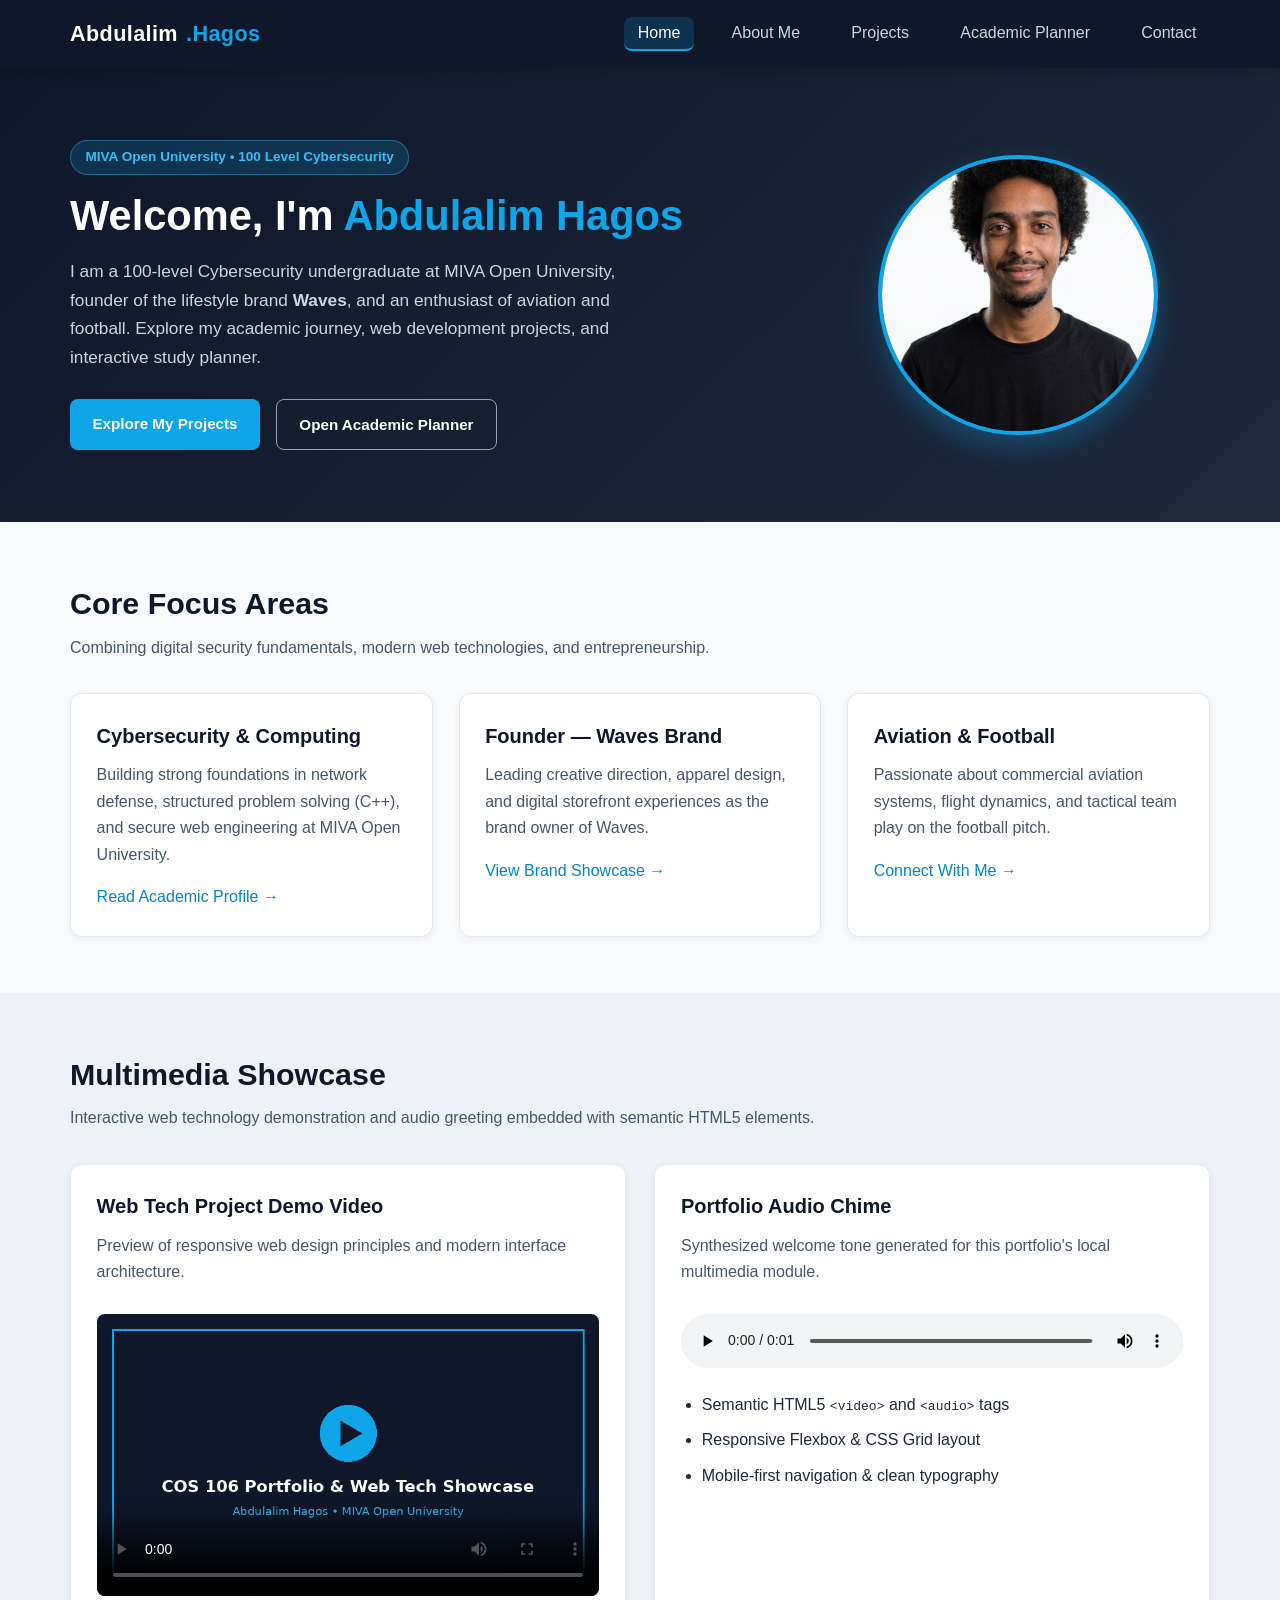
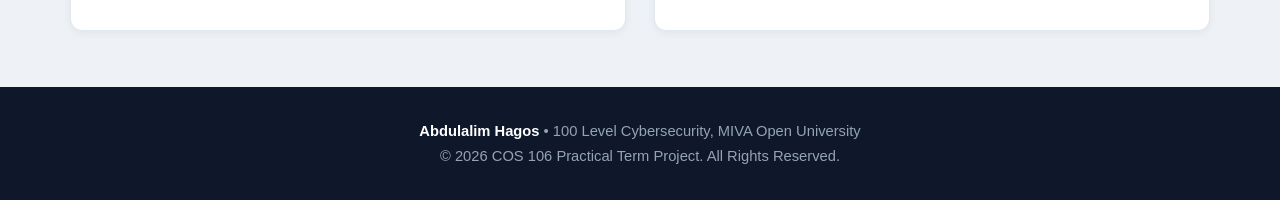
<file: index.html>
<!DOCTYPE html>
<html lang="en">
<head>
  <meta charset="UTF-8">
  <meta name="viewport" content="width=device-width, initial-scale=1.0">
  <title>Abdulalim Hagos | Cybersecurity Student &amp; Brand Founder</title>
  <link rel="stylesheet" href="css/style.css">
</head>
<body>
  <header class="site-header">
    <div class="container navbar">
      <a href="index.html" class="brand-logo">Abdulalim<span>.Hagos</span></a>
      <button id="menu-toggle" class="menu-toggle" aria-label="Toggle Navigation">&#9776;</button>
      <nav aria-label="Primary Navigation">
        <ul id="nav-links" class="nav-links">
          <li><a href="index.html" class="active">Home</a></li>
          <li><a href="about.html" class="">About Me</a></li>
          <li><a href="projects.html" class="">Projects</a></li>
          <li><a href="planner.html" class="">Academic Planner</a></li>
          <li><a href="contact.html" class="">Contact</a></li>
        </ul>
      </nav>
    </div>
  </header>

  <main>
    <section class="hero-section">
      <div class="container hero-grid">
        <div class="hero-text">
          <span class="badge-pill">MIVA Open University &bull; 100 Level Cybersecurity</span>
          <h1>Welcome, I'm <span>Abdulalim Hagos</span></h1>
          <p>
            I am a 100-level Cybersecurity undergraduate at MIVA Open University, founder of the lifestyle brand <strong>Waves</strong>, and an enthusiast of aviation and football. Explore my academic journey, web development projects, and interactive study planner.
          </p>
          <div class="hero-actions">
            <a href="projects.html" class="btn btn-primary">Explore My Projects</a>
            <a href="planner.html" class="btn btn-outline">Open Academic Planner</a>
          </div>
        </div>
        <div class="hero-photo-wrap">
          <img src="images/profile-avatar.png" alt="Portrait of Abdulalim Hagos" class="profile-photo">
        </div>
      </div>
    </section>

    <section class="section">
      <div class="container">
        <div class="section-header">
          <h2>Core Focus Areas</h2>
          <p>Combining digital security fundamentals, modern web technologies, and entrepreneurship.</p>
        </div>
        <div class="card-grid">
          <article class="card">
            <h3>Cybersecurity &amp; Computing</h3>
            <p>Building strong foundations in network defense, structured problem solving (C++), and secure web engineering at MIVA Open University.</p>
            <a href="about.html">Read Academic Profile &rarr;</a>
          </article>
          <article class="card">
            <h3>Founder — Waves Brand</h3>
            <p>Leading creative direction, apparel design, and digital storefront experiences as the brand owner of Waves.</p>
            <a href="projects.html">View Brand Showcase &rarr;</a>
          </article>
          <article class="card">
            <h3>Aviation &amp; Football</h3>
            <p>Passionate about commercial aviation systems, flight dynamics, and tactical team play on the football pitch.</p>
            <a href="contact.html">Connect With Me &rarr;</a>
          </article>
        </div>
      </div>
    </section>

    <section class="section" style="background-color: #eef2f6;">
      <div class="container">
        <div class="section-header">
          <h2>Multimedia Showcase</h2>
          <p>Interactive web technology demonstration and audio greeting embedded with semantic HTML5 elements.</p>
        </div>
        <div class="media-grid">
          <article class="card media-box">
            <h3>Web Tech Project Demo Video</h3>
            <p>Preview of responsive web design principles and modern interface architecture.</p>
            <video controls poster="images/video-poster.png">
              <source src="https://interactive-examples.mdn.mozilla.net/media/cc0-videos/flower.mp4" type="video/mp4">
              Your browser does not support the HTML5 video tag.
            </video>
          </article>
          <article class="card media-box">
            <h3>Portfolio Audio Chime</h3>
            <p>Synthesized welcome tone generated for this portfolio's local multimedia module.</p>
            <audio controls>
              <source src="media/portfolio-intro.wav" type="audio/wav">
              Your browser does not support the HTML5 audio element.
            </audio>
            <ul class="styled-list" style="margin-top: 1rem;">
              <li>Semantic HTML5 <code>&lt;video&gt;</code> and <code>&lt;audio&gt;</code> tags</li>
              <li>Responsive Flexbox &amp; CSS Grid layout</li>
              <li>Mobile-first navigation &amp; clean typography</li>
            </ul>
          </article>
        </div>
      </div>
    </section>
  </main>

  <footer class="site-footer">
    <div class="container">
      <p><strong>Abdulalim Hagos</strong> &bull; 100 Level Cybersecurity, MIVA Open University</p>
      <p>&copy; 2026 COS 106 Practical Term Project. All Rights Reserved.</p>
    </div>
  </footer>
  <script src="js/main.js"></script>
</body>
</html>
</file>
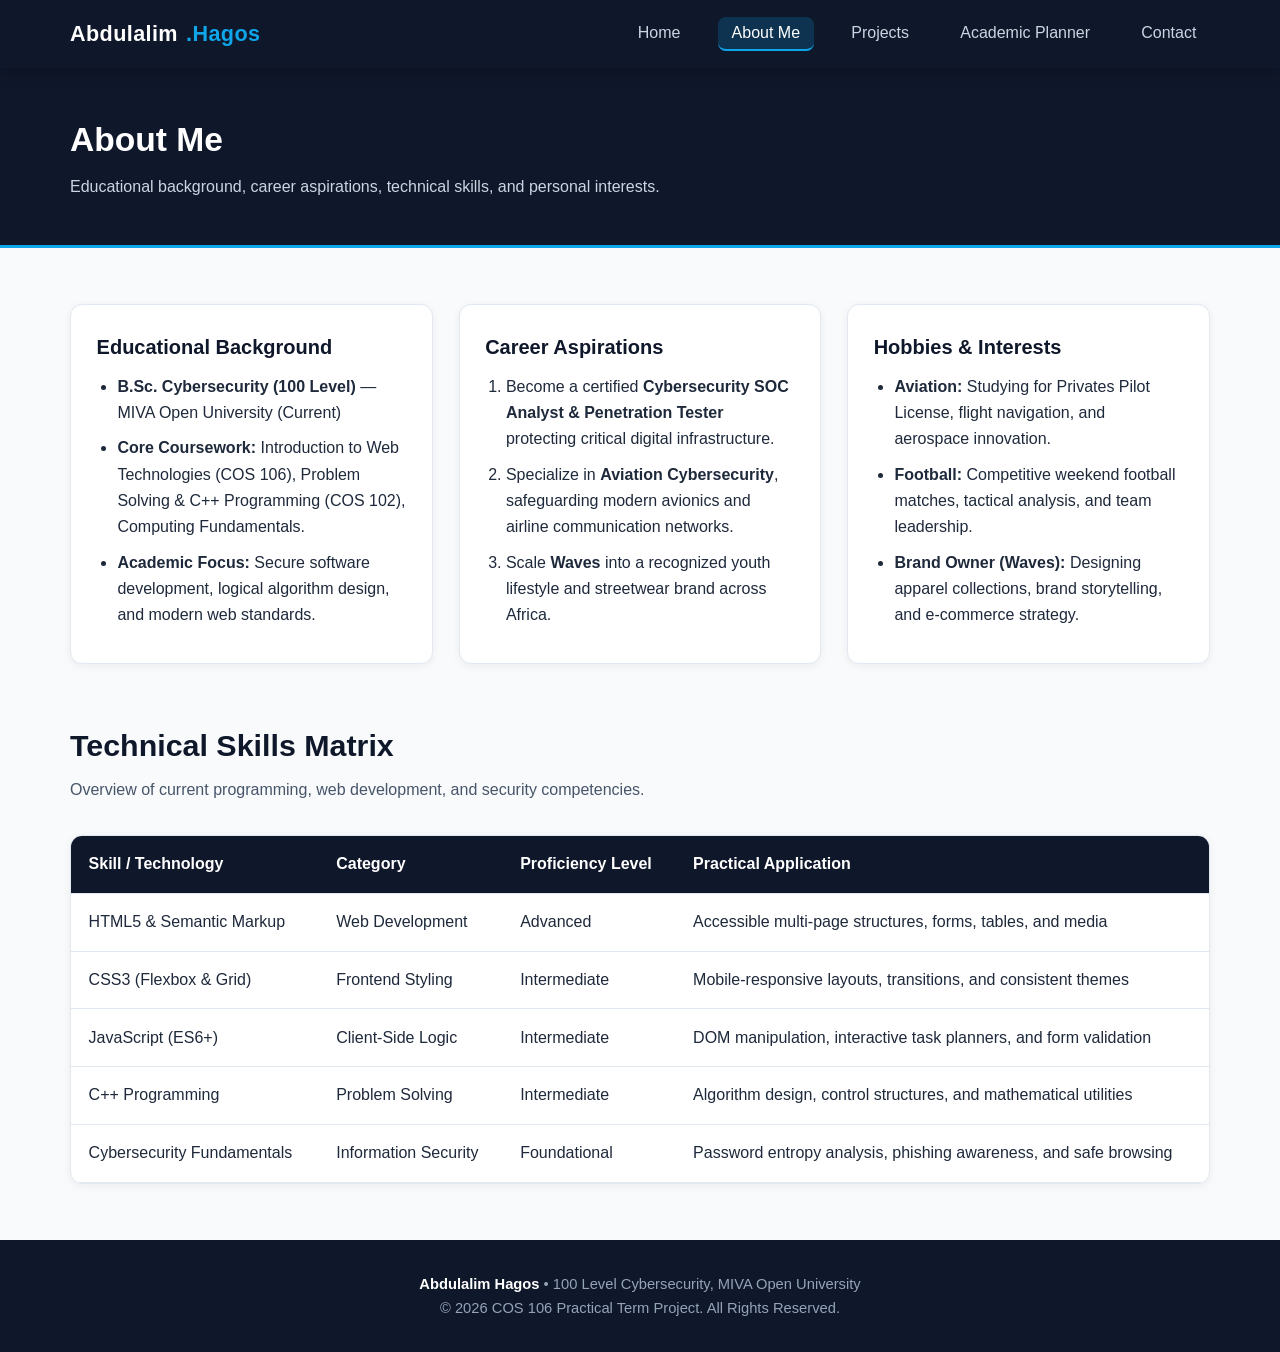
<file: about.html>
<!DOCTYPE html>
<html lang="en">
<head>
  <meta charset="UTF-8">
  <meta name="viewport" content="width=device-width, initial-scale=1.0">
  <title>About Me | Abdulalim Hagos</title>
  <link rel="stylesheet" href="css/style.css">
</head>
<body>
  <header class="site-header">
    <div class="container navbar">
      <a href="index.html" class="brand-logo">Abdulalim<span>.Hagos</span></a>
      <button id="menu-toggle" class="menu-toggle" aria-label="Toggle Navigation">&#9776;</button>
      <nav aria-label="Primary Navigation">
        <ul id="nav-links" class="nav-links">
          <li><a href="index.html" class="">Home</a></li>
          <li><a href="about.html" class="active">About Me</a></li>
          <li><a href="projects.html" class="">Projects</a></li>
          <li><a href="planner.html" class="">Academic Planner</a></li>
          <li><a href="contact.html" class="">Contact</a></li>
        </ul>
      </nav>
    </div>
  </header>

  <section class="page-banner">
    <div class="container">
      <h1>About Me</h1>
      <p>Educational background, career aspirations, technical skills, and personal interests.</p>
    </div>
  </section>

  <main>
    <section class="section">
      <div class="container card-grid">
        <article class="card">
          <h3>Educational Background</h3>
          <ul class="styled-list">
            <li><strong>B.Sc. Cybersecurity (100 Level)</strong> — MIVA Open University (Current)</li>
            <li><strong>Core Coursework:</strong> Introduction to Web Technologies (COS 106), Problem Solving &amp; C++ Programming (COS 102), Computing Fundamentals.</li>
            <li><strong>Academic Focus:</strong> Secure software development, logical algorithm design, and modern web standards.</li>
          </ul>
        </article>

        <article class="card">
          <h3>Career Aspirations</h3>
          <ol class="styled-list">
            <li>Become a certified <strong>Cybersecurity SOC Analyst &amp; Penetration Tester</strong> protecting critical digital infrastructure.</li>
            <li>Specialize in <strong>Aviation Cybersecurity</strong>, safeguarding modern avionics and airline communication networks.</li>
            <li>Scale <strong>Waves</strong> into a recognized youth lifestyle and streetwear brand across Africa.</li>
          </ol>
        </article>

        <article class="card">
          <h3>Hobbies &amp; Interests</h3>
          <ul class="styled-list">
            <li><strong>Aviation:</strong> Studying for Privates Pilot License, flight navigation, and aerospace innovation.</li>
            <li><strong>Football:</strong> Competitive weekend football matches, tactical analysis, and team leadership.</li>
            <li><strong>Brand Owner (Waves):</strong> Designing apparel collections, brand storytelling, and e-commerce strategy.</li>
          </ul>
        </article>
      </div>
    </section>

    <section class="section" style="padding-top: 0;">
      <div class="container">
        <div class="section-header">
          <h2>Technical Skills Matrix</h2>
          <p>Overview of current programming, web development, and security competencies.</p>
        </div>
        <div class="table-wrapper">
          <table>
            <thead>
              <tr>
                <th>Skill / Technology</th>
                <th>Category</th>
                <th>Proficiency Level</th>
                <th>Practical Application</th>
              </tr>
            </thead>
            <tbody>
              <tr>
                <td>HTML5 &amp; Semantic Markup</td>
                <td>Web Development</td>
                <td>Advanced</td>
                <td>Accessible multi-page structures, forms, tables, and media</td>
              </tr>
              <tr>
                <td>CSS3 (Flexbox &amp; Grid)</td>
                <td>Frontend Styling</td>
                <td>Intermediate</td>
                <td>Mobile-responsive layouts, transitions, and consistent themes</td>
              </tr>
              <tr>
                <td>JavaScript (ES6+)</td>
                <td>Client-Side Logic</td>
                <td>Intermediate</td>
                <td>DOM manipulation, interactive task planners, and form validation</td>
              </tr>
              <tr>
                <td>C++ Programming</td>
                <td>Problem Solving</td>
                <td>Intermediate</td>
                <td>Algorithm design, control structures, and mathematical utilities</td>
              </tr>
              <tr>
                <td>Cybersecurity Fundamentals</td>
                <td>Information Security</td>
                <td>Foundational</td>
                <td>Password entropy analysis, phishing awareness, and safe browsing</td>
              </tr>
            </tbody>
          </table>
        </div>
      </div>
    </section>
  </main>

  <footer class="site-footer">
    <div class="container">
      <p><strong>Abdulalim Hagos</strong> &bull; 100 Level Cybersecurity, MIVA Open University</p>
      <p>&copy; 2026 COS 106 Practical Term Project. All Rights Reserved.</p>
    </div>
  </footer>
  <script src="js/main.js"></script>
</body>
</html>
</file>
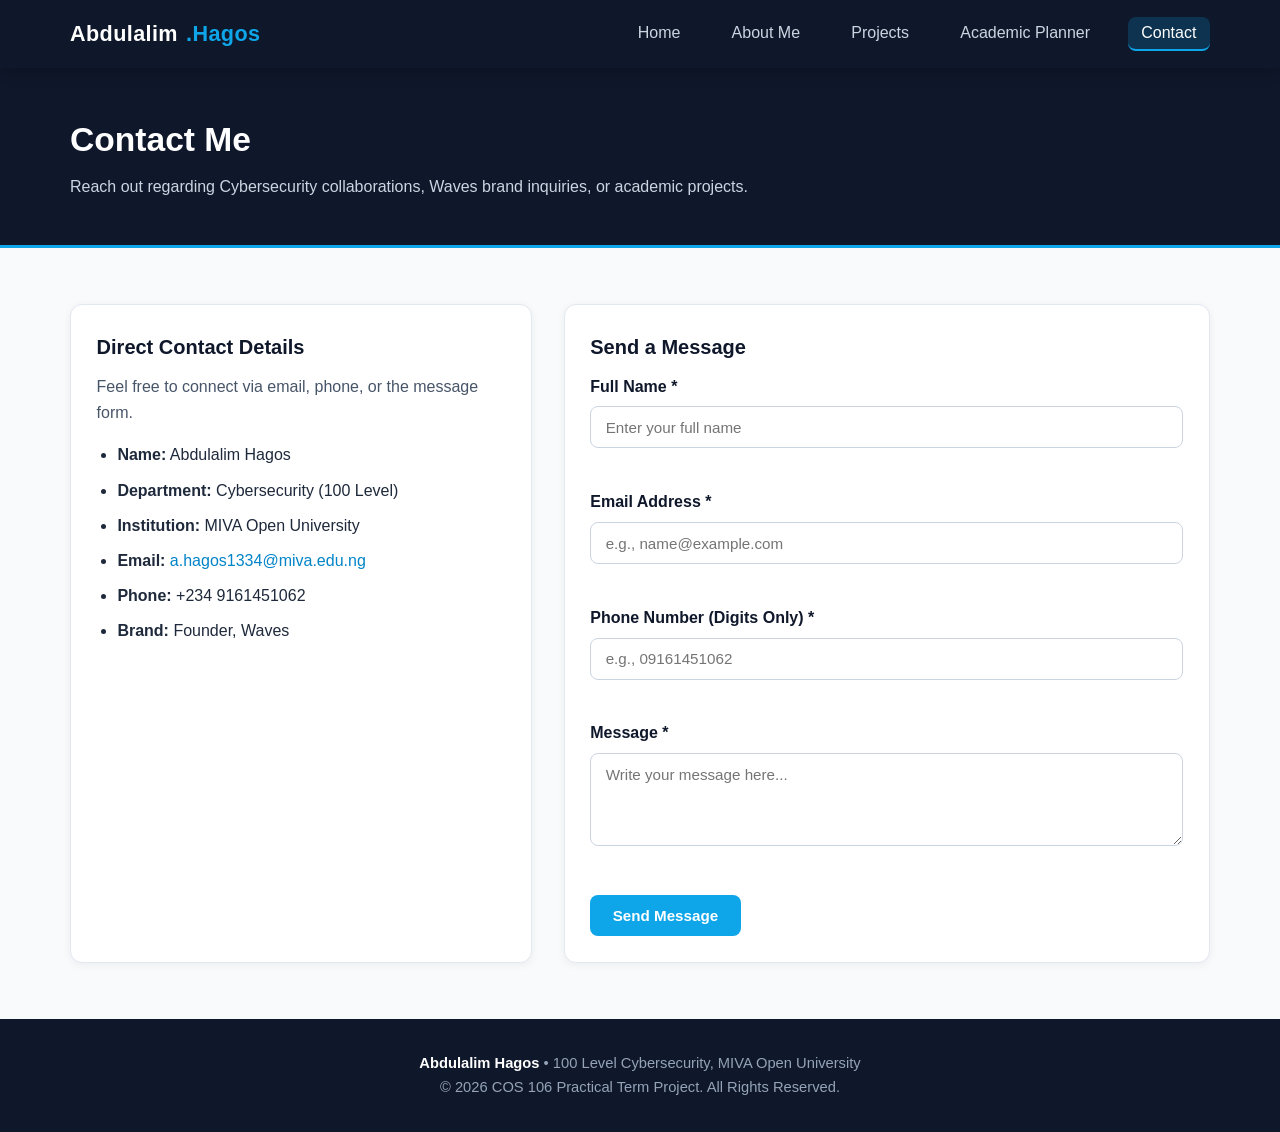
<file: contact.html>
<!DOCTYPE html>
<html lang="en">
<head>
  <meta charset="UTF-8">
  <meta name="viewport" content="width=device-width, initial-scale=1.0">
  <title>Contact Me | Abdulalim Hagos</title>
  <link rel="stylesheet" href="css/style.css">
</head>
<body>
  <header class="site-header">
    <div class="container navbar">
      <a href="index.html" class="brand-logo">Abdulalim<span>.Hagos</span></a>
      <button id="menu-toggle" class="menu-toggle" aria-label="Toggle Navigation">&#9776;</button>
      <nav aria-label="Primary Navigation">
        <ul id="nav-links" class="nav-links">
          <li><a href="index.html" class="">Home</a></li>
          <li><a href="about.html" class="">About Me</a></li>
          <li><a href="projects.html" class="">Projects</a></li>
          <li><a href="planner.html" class="">Academic Planner</a></li>
          <li><a href="contact.html" class="active">Contact</a></li>
        </ul>
      </nav>
    </div>
  </header>

  <section class="page-banner">
    <div class="container">
      <h1>Contact Me</h1>
      <p>Reach out regarding Cybersecurity collaborations, Waves brand inquiries, or academic projects.</p>
    </div>
  </section>

  <main>
    <section class="section">
      <div class="container contact-grid">
        <aside class="card">
          <h3>Direct Contact Details</h3>
          <p>Feel free to connect via email, phone, or the message form.</p>
          <ul class="styled-list">
            <li><strong>Name:</strong> Abdulalim Hagos</li>
            <li><strong>Department:</strong> Cybersecurity (100 Level)</li>
            <li><strong>Institution:</strong> MIVA Open University</li>
            <li><strong>Email:</strong> <a href="mailto:a.hagos1334@miva.edu.ng">a.hagos1334@miva.edu.ng</a></li>
            <li><strong>Phone:</strong> +234 9161451062</li>
            <li><strong>Brand:</strong> Founder, Waves</li>
          </ul>
        </aside>

        <div class="card">
          <h3>Send a Message</h3>
          <form id="contact-form" novalidate>
            <div class="form-group">
              <label for="full-name">Full Name *</label>
              <input type="text" id="full-name" name="full-name" placeholder="Enter your full name">
              <span id="name-error" class="error-msg"></span>
            </div>

            <div class="form-group">
              <label for="email">Email Address *</label>
              <input type="email" id="email" name="email" placeholder="e.g., name@example.com">
              <span id="email-error" class="error-msg"></span>
            </div>

            <div class="form-group">
              <label for="phone">Phone Number (Digits Only) *</label>
              <input type="tel" id="phone" name="phone" placeholder="e.g., 09161451062">
              <span id="phone-error" class="error-msg"></span>
            </div>

            <div class="form-group">
              <label for="message">Message *</label>
              <textarea id="message" name="message" rows="4" placeholder="Write your message here..."></textarea>
              <span id="message-error" class="error-msg"></span>
            </div>

            <button type="submit" class="btn btn-primary">Send Message</button>
            <div id="form-feedback" class="alert-box" role="status"></div>
          </form>
        </div>
      </div>
    </section>
  </main>

  <footer class="site-footer">
    <div class="container">
      <p><strong>Abdulalim Hagos</strong> &bull; 100 Level Cybersecurity, MIVA Open University</p>
      <p>&copy; 2026 COS 106 Practical Term Project. All Rights Reserved.</p>
    </div>
  </footer>
  <script src="js/main.js"></script>
  <script src="js/contact.js"></script>
</body>
</html>
</file>
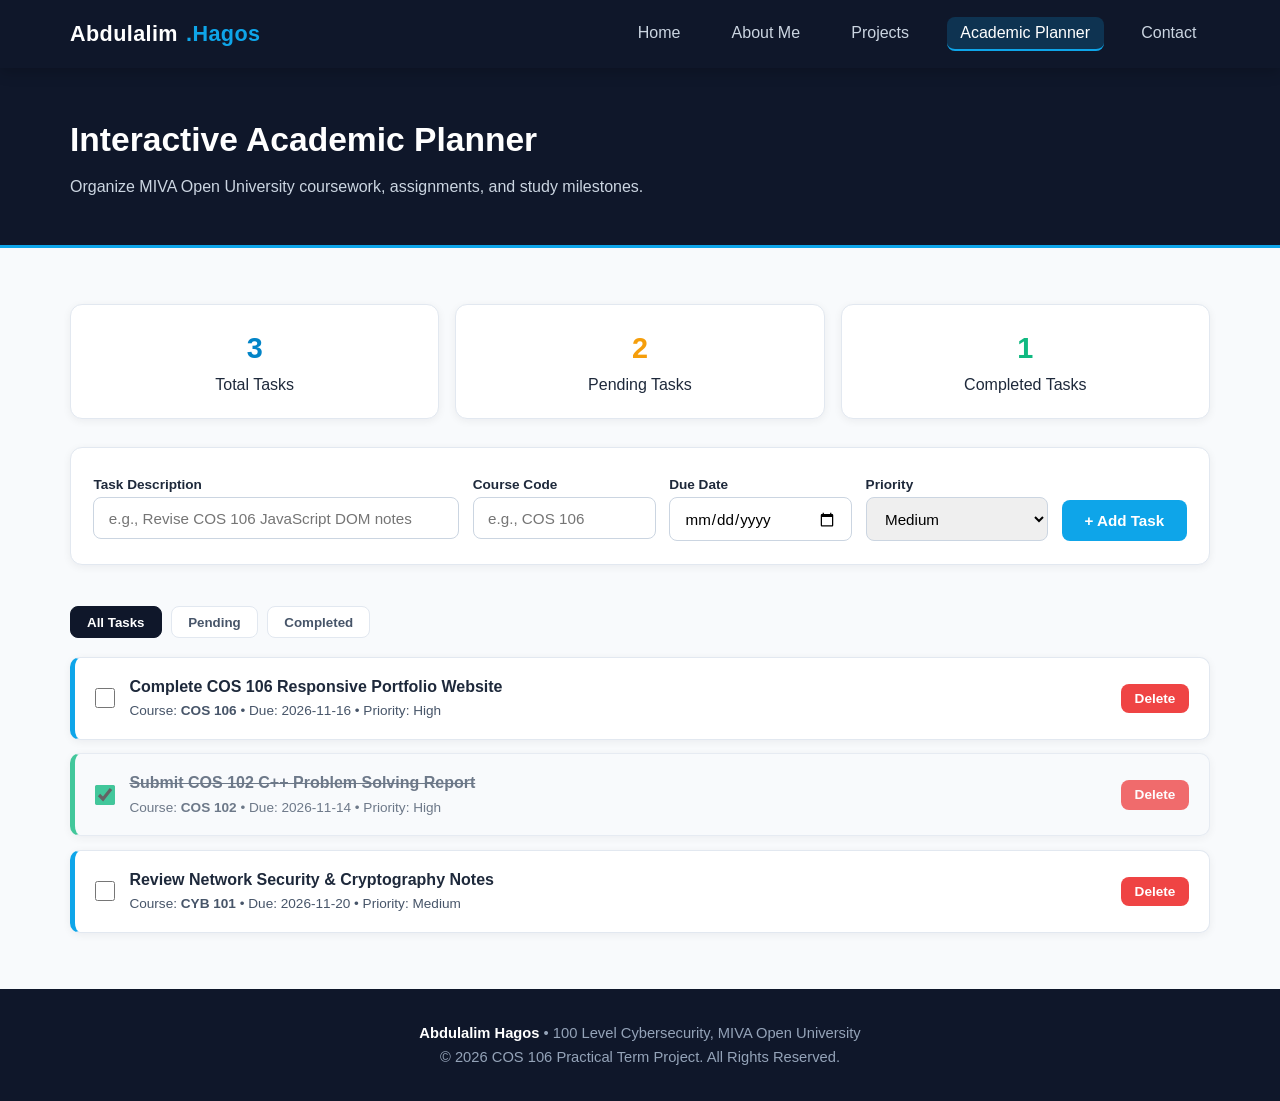
<file: planner.html>
<!DOCTYPE html>
<html lang="en">
<head>
  <meta charset="UTF-8">
  <meta name="viewport" content="width=device-width, initial-scale=1.0">
  <title>Academic Planner | Abdulalim Hagos</title>
  <link rel="stylesheet" href="css/style.css">
</head>
<body>
  <header class="site-header">
    <div class="container navbar">
      <a href="index.html" class="brand-logo">Abdulalim<span>.Hagos</span></a>
      <button id="menu-toggle" class="menu-toggle" aria-label="Toggle Navigation">&#9776;</button>
      <nav aria-label="Primary Navigation">
        <ul id="nav-links" class="nav-links">
          <li><a href="index.html" class="">Home</a></li>
          <li><a href="about.html" class="">About Me</a></li>
          <li><a href="projects.html" class="">Projects</a></li>
          <li><a href="planner.html" class="active">Academic Planner</a></li>
          <li><a href="contact.html" class="">Contact</a></li>
        </ul>
      </nav>
    </div>
  </header>

  <section class="page-banner">
    <div class="container">
      <h1>Interactive Academic Planner</h1>
      <p>Organize MIVA Open University coursework, assignments, and study milestones.</p>
    </div>
  </section>

  <main>
    <section class="section">
      <div class="container">
        <!-- Live Task Counters -->
        <div class="planner-stats">
          <div class="stat-card">
            <h3 id="total-tasks">0</h3>
            <p>Total Tasks</p>
          </div>
          <div class="stat-card">
            <h3 id="pending-tasks" style="color: var(--accent-gold);">0</h3>
            <p>Pending Tasks</p>
          </div>
          <div class="stat-card">
            <h3 id="completed-tasks" style="color: var(--success);">0</h3>
            <p>Completed Tasks</p>
          </div>
        </div>

        <!-- Add Task Form -->
        <form id="planner-form" class="planner-form" novalidate>
          <div>
            <label for="task-title" style="font-size: 0.85rem; font-weight: 600;">Task Description</label>
            <input type="text" id="task-title" placeholder="e.g., Revise COS 106 JavaScript DOM notes">
          </div>
          <div>
            <label for="task-course" style="font-size: 0.85rem; font-weight: 600;">Course Code</label>
            <input type="text" id="task-course" placeholder="e.g., COS 106">
          </div>
          <div>
            <label for="task-date" style="font-size: 0.85rem; font-weight: 600;">Due Date</label>
            <input type="date" id="task-date">
          </div>
          <div>
            <label for="task-priority" style="font-size: 0.85rem; font-weight: 600;">Priority</label>
            <select id="task-priority">
              <option value="High">High</option>
              <option value="Medium" selected>Medium</option>
              <option value="Low">Low</option>
            </select>
          </div>
          <div style="display: flex; align-items: flex-end;">
            <button type="submit" class="btn btn-primary" style="width: 100%;">+ Add Task</button>
          </div>
        </form>
        <span id="planner-error" class="error-msg"></span>

        <!-- Filter Controls -->
        <div class="filter-bar">
          <button type="button" class="filter-btn active" data-filter="all">All Tasks</button>
          <button type="button" class="filter-btn" data-filter="pending">Pending</button>
          <button type="button" class="filter-btn" data-filter="completed">Completed</button>
        </div>

        <!-- Dynamic Task List -->
        <ul id="task-list" class="task-list"></ul>
      </div>
    </section>
  </main>

  <footer class="site-footer">
    <div class="container">
      <p><strong>Abdulalim Hagos</strong> &bull; 100 Level Cybersecurity, MIVA Open University</p>
      <p>&copy; 2026 COS 106 Practical Term Project. All Rights Reserved.</p>
    </div>
  </footer>
  <script src="js/main.js"></script>
  <script src="js/planner.js"></script>
</body>
</html>
</file>
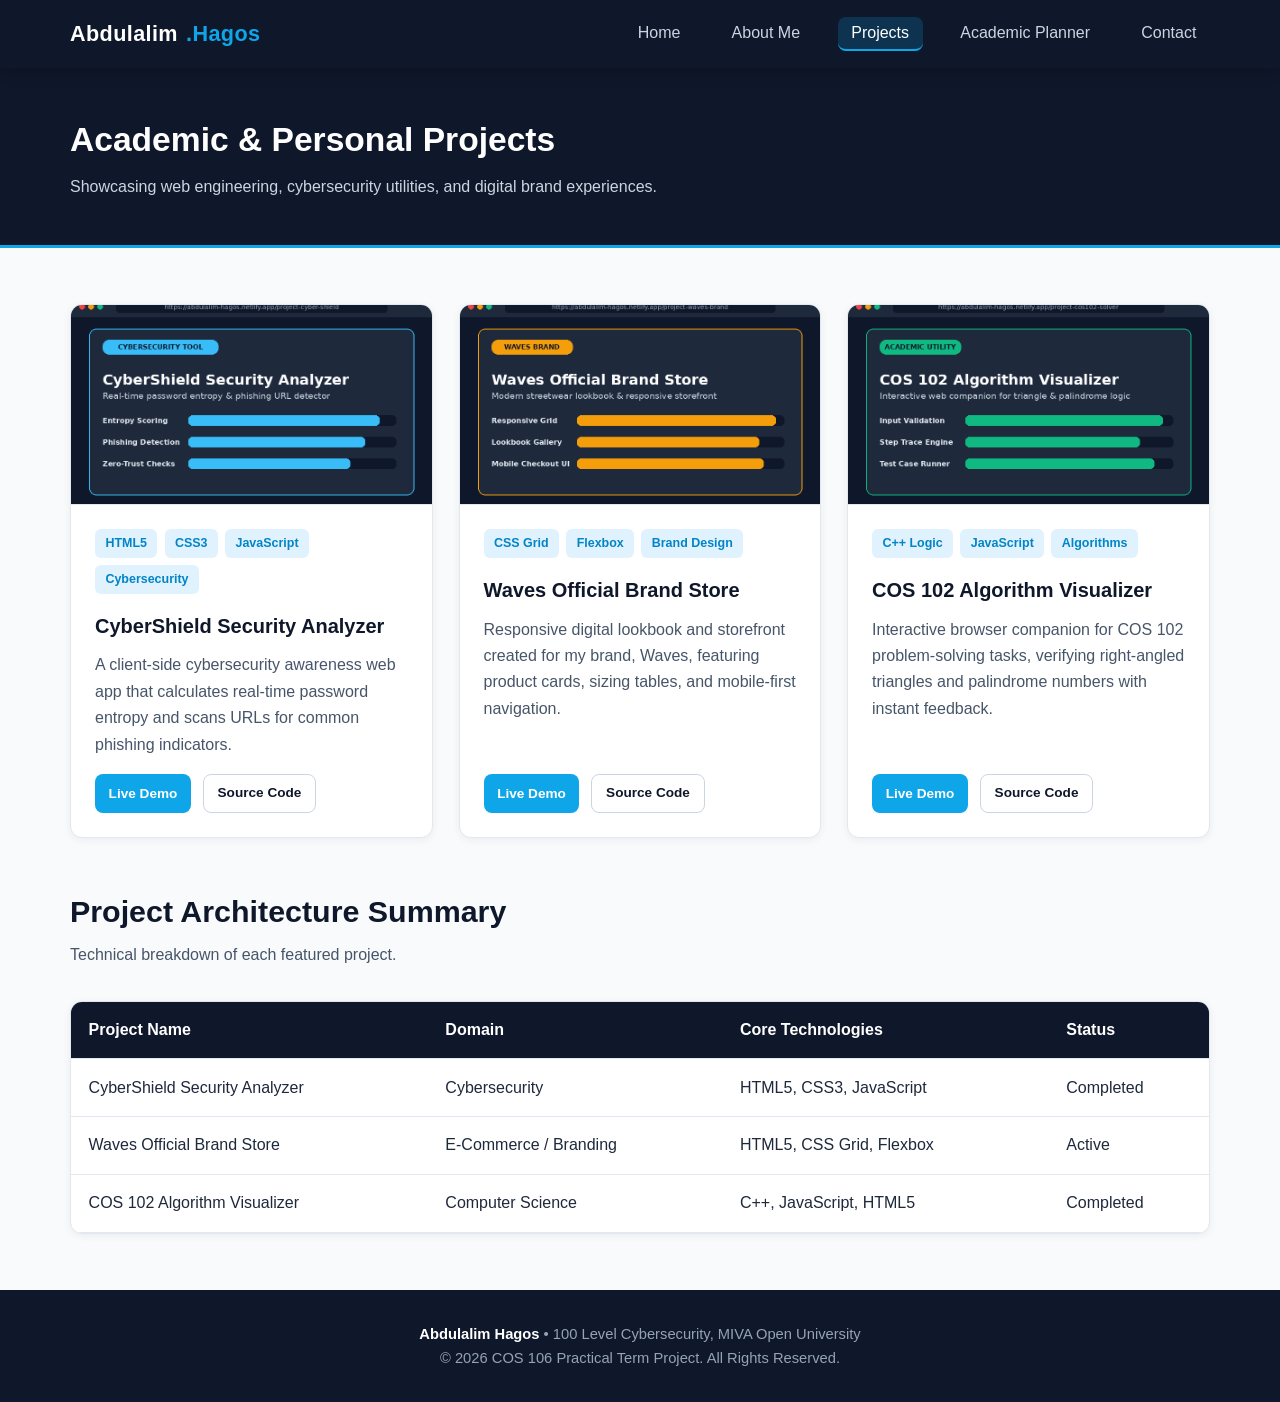
<file: projects.html>
<!DOCTYPE html>
<html lang="en">
<head>
  <meta charset="UTF-8">
  <meta name="viewport" content="width=device-width, initial-scale=1.0">
  <title>Projects | Abdulalim Hagos</title>
  <link rel="stylesheet" href="css/style.css">
</head>
<body>
  <header class="site-header">
    <div class="container navbar">
      <a href="index.html" class="brand-logo">Abdulalim<span>.Hagos</span></a>
      <button id="menu-toggle" class="menu-toggle" aria-label="Toggle Navigation">&#9776;</button>
      <nav aria-label="Primary Navigation">
        <ul id="nav-links" class="nav-links">
          <li><a href="index.html" class="">Home</a></li>
          <li><a href="about.html" class="">About Me</a></li>
          <li><a href="projects.html" class="active">Projects</a></li>
          <li><a href="planner.html" class="">Academic Planner</a></li>
          <li><a href="contact.html" class="">Contact</a></li>
        </ul>
      </nav>
    </div>
  </header>

  <section class="page-banner">
    <div class="container">
      <h1>Academic &amp; Personal Projects</h1>
      <p>Showcasing web engineering, cybersecurity utilities, and digital brand experiences.</p>
    </div>
  </section>

  <main>
    <section class="section">
      <div class="container">
        <div class="card-grid">
          <!-- Project 1 -->
          <article class="card project-card">
            <img src="images/project-cyber-shield.png" alt="CyberShield Security Analyzer Interface">
            <div class="project-body">
              <div class="project-tags">
                <span class="tag">HTML5</span>
                <span class="tag">CSS3</span>
                <span class="tag">JavaScript</span>
                <span class="tag">Cybersecurity</span>
              </div>
              <h3>CyberShield Security Analyzer</h3>
              <p>A client-side cybersecurity awareness web app that calculates real-time password entropy and scans URLs for common phishing indicators.</p>
              <div class="project-links">
                <button type="button" class="btn btn-primary btn-sm"
                  onclick="openProjectModal('CyberShield Security Analyzer', 'Built to help university students test password resilience and detect suspicious phishing links without sending sensitive data to external servers.', 'HTML5, CSS3, JavaScript ES6')">
                  Live Demo
                </button>
                <a href="https://github.com" target="_blank" rel="noopener" class="btn btn-outline btn-sm" style="color: var(--navy-dark); border-color: #cbd5e1;">Source Code</a>
              </div>
            </div>
          </article>

          <!-- Project 2 -->
          <article class="card project-card">
            <img src="images/project-waves-brand.png" alt="Waves Official Brand Store Preview">
            <div class="project-body">
              <div class="project-tags">
                <span class="tag">CSS Grid</span>
                <span class="tag">Flexbox</span>
                <span class="tag">Brand Design</span>
              </div>
              <h3>Waves Official Brand Store</h3>
              <p>Responsive digital lookbook and storefront created for my brand, Waves, featuring product cards, sizing tables, and mobile-first navigation.</p>
              <div class="project-links">
                <button type="button" class="btn btn-primary btn-sm"
                  onclick="openProjectModal('Waves Official Brand Store', 'Official web concept for Waves apparel, showcasing seasonal drops, clean visual hierarchy, and fast mobile browsing.', 'Semantic HTML5, Responsive CSS Grid, JavaScript')">
                  Live Demo
                </button>
                <a href="https://github.com" target="_blank" rel="noopener" class="btn btn-outline btn-sm" style="color: var(--navy-dark); border-color: #cbd5e1;">Source Code</a>
              </div>
            </div>
          </article>

          <!-- Project 3 -->
          <article class="card project-card">
            <img src="images/project-cos102-solver.png" alt="COS 102 Algorithm Visualizer Preview">
            <div class="project-body">
              <div class="project-tags">
                <span class="tag">C++ Logic</span>
                <span class="tag">JavaScript</span>
                <span class="tag">Algorithms</span>
              </div>
              <h3>COS 102 Algorithm Visualizer</h3>
              <p>Interactive browser companion for COS 102 problem-solving tasks, verifying right-angled triangles and palindrome numbers with instant feedback.</p>
              <div class="project-links">
                <button type="button" class="btn btn-primary btn-sm"
                  onclick="openProjectModal('COS 102 Algorithm Visualizer', 'Translates core C++ control structures and modulo arithmetic into an interactive web interface for testing edge cases.', 'HTML5, CSS3, JavaScript, C++')">
                  Live Demo
                </button>
                <a href="https://github.com" target="_blank" rel="noopener" class="btn btn-outline btn-sm" style="color: var(--navy-dark); border-color: #cbd5e1;">Source Code</a>
              </div>
            </div>
          </article>
        </div>

        <div class="section-header" style="margin-top: 3rem;">
          <h2>Project Architecture Summary</h2>
          <p>Technical breakdown of each featured project.</p>
        </div>
        <div class="table-wrapper">
          <table>
            <thead>
              <tr>
                <th>Project Name</th>
                <th>Domain</th>
                <th>Core Technologies</th>
                <th>Status</th>
              </tr>
            </thead>
            <tbody>
              <tr>
                <td>CyberShield Security Analyzer</td>
                <td>Cybersecurity</td>
                <td>HTML5, CSS3, JavaScript</td>
                <td>Completed</td>
              </tr>
              <tr>
                <td>Waves Official Brand Store</td>
                <td>E-Commerce / Branding</td>
                <td>HTML5, CSS Grid, Flexbox</td>
                <td>Active</td>
              </tr>
              <tr>
                <td>COS 102 Algorithm Visualizer</td>
                <td>Computer Science</td>
                <td>C++, JavaScript, HTML5</td>
                <td>Completed</td>
              </tr>
            </tbody>
          </table>
        </div>
      </div>
    </section>
  </main>

  <!-- Interactive Project Details Modal -->
  <div id="project-modal" class="modal-backdrop" role="dialog" aria-modal="true" aria-labelledby="modal-title">
    <div class="modal-card">
      <h3 id="modal-title" style="margin-bottom: 0.75rem; color: var(--navy-dark);">Project Title</h3>
      <p id="modal-desc" style="margin-bottom: 0.9rem; color: var(--text-muted);">Project details...</p>
      <p id="modal-stack" style="font-weight: 600; color: var(--accent-cyan); margin-bottom: 1.4rem;">Tech Stack</p>
      <button type="button" class="btn btn-primary" onclick="closeProjectModal()">Close Preview</button>
    </div>
  </div>

  <footer class="site-footer">
    <div class="container">
      <p><strong>Abdulalim Hagos</strong> &bull; 100 Level Cybersecurity, MIVA Open University</p>
      <p>&copy; 2026 COS 106 Practical Term Project. All Rights Reserved.</p>
    </div>
  </footer>
  <script src="js/main.js"></script>
</body>
</html>
</file>
<file: css/style.css>
/* =========================================================
   COS 106 Practical Term Project - Student Portfolio Styles
   Student: Abdulalim Hagos | MIVA Open University
   ========================================================= */

:root {
  --bg-primary: #f8fafc;
  --bg-surface: #ffffff;
  --navy-dark: #0f172a;
  --navy-mid: #1e293b;
  --accent-cyan: #0284c7;
  --accent-bright: #0ea5e9;
  --accent-gold: #f59e0b;
  --text-main: #1e293b;
  --text-muted: #475569;
  --border-light: #e2e8f0;
  --success: #10b981;
  --danger: #ef4444;
  --shadow-sm: 0 2px 8px rgba(15, 23, 42, 0.06);
  --shadow-md: 0 10px 25px rgba(15, 23, 42, 0.1);
  --radius: 12px;
  --transition: all 0.25s ease;
}

* {
  box-sizing: border-box;
  margin: 0;
  padding: 0;
}

html {
  scroll-behavior: smooth;
}

body {
  font-family: "Segoe UI", Roboto, Helvetica, Arial, sans-serif;
  background-color: var(--bg-primary);
  color: var(--text-main);
  line-height: 1.65;
  display: flex;
  flex-direction: column;
  min-height: 100vh;
}

img {
  max-width: 100%;
  display: block;
}

a {
  color: var(--accent-cyan);
  text-decoration: none;
  transition: var(--transition);
}

a:hover {
  color: var(--accent-bright);
}

.container {
  width: 92%;
  max-width: 1140px;
  margin: 0 auto;
}

/* ---------------- Header & Navigation ---------------- */
.site-header {
  background-color: var(--navy-dark);
  color: #ffffff;
  position: sticky;
  top: 0;
  z-index: 1000;
  box-shadow: 0 4px 14px rgba(0, 0, 0, 0.2);
}

.navbar {
  display: flex;
  align-items: center;
  justify-content: space-between;
  padding: 1rem 0;
}

.brand-logo {
  font-size: 1.35rem;
  font-weight: 700;
  color: #ffffff;
  letter-spacing: 0.4px;
  display: flex;
  align-items: center;
  gap: 0.5rem;
}

.brand-logo span {
  color: var(--accent-bright);
}

.nav-links {
  list-style: none;
  display: flex;
  gap: 1.5rem;
  align-items: center;
}

.nav-links a {
  color: #cbd5e1;
  font-weight: 500;
  padding: 0.45rem 0.85rem;
  border-radius: 8px;
  transition: var(--transition);
}

.nav-links a:hover,
.nav-links a.active {
  color: #ffffff;
  background-color: rgba(14, 165, 233, 0.2);
}

.nav-links a.active {
  border-bottom: 2px solid var(--accent-bright);
}

.menu-toggle {
  display: none;
  background: transparent;
  border: 1px solid #334155;
  color: #ffffff;
  font-size: 1.5rem;
  padding: 0.25rem 0.65rem;
  border-radius: 8px;
  cursor: pointer;
}

/* ---------------- Hero Section ---------------- */
.hero-section {
  background: linear-gradient(135deg, var(--navy-dark) 0%, var(--navy-mid) 100%);
  color: #ffffff;
  padding: 4.5rem 0;
  animation: fadeIn 0.7s ease-out;
}

.hero-grid {
  display: grid;
  grid-template-columns: 1.3fr 0.7fr;
  gap: 2.5rem;
  align-items: center;
}

.badge-pill {
  display: inline-block;
  background: rgba(14, 165, 233, 0.18);
  color: #38bdf8;
  border: 1px solid rgba(56, 189, 248, 0.4);
  padding: 0.35rem 0.9rem;
  border-radius: 999px;
  font-size: 0.85rem;
  font-weight: 600;
  margin-bottom: 1rem;
}

.hero-text h1 {
  font-size: 2.6rem;
  line-height: 1.2;
  margin-bottom: 1rem;
}

.hero-text h1 span {
  color: var(--accent-bright);
}

.hero-text p {
  color: #cbd5e1;
  font-size: 1.08rem;
  margin-bottom: 1.75rem;
  max-width: 600px;
}

.hero-actions {
  display: flex;
  flex-wrap: wrap;
  gap: 1rem;
}

.hero-photo-wrap {
  display: flex;
  justify-content: center;
}

.profile-photo {
  width: 280px;
  height: 280px;
  object-fit: cover;
  border-radius: 50%;
  border: 4px solid var(--accent-bright);
  box-shadow: 0 12px 30px rgba(14, 165, 233, 0.3);
  transition: transform 0.35s ease;
}

.profile-photo:hover {
  transform: scale(1.03);
}

/* ---------------- Buttons ---------------- */
.btn {
  display: inline-block;
  padding: 0.75rem 1.4rem;
  border-radius: 8px;
  font-weight: 600;
  font-size: 0.95rem;
  cursor: pointer;
  border: none;
  transition: var(--transition);
  text-align: center;
}

.btn-primary {
  background-color: var(--accent-bright);
  color: #ffffff;
}

.btn-primary:hover {
  background-color: var(--accent-cyan);
  color: #ffffff;
  transform: translateY(-2px);
}

.btn-outline {
  background-color: transparent;
  color: #ffffff;
  border: 1.5px solid #94a3b8;
}

.btn-outline:hover {
  border-color: var(--accent-bright);
  color: #38bdf8;
}

.btn-sm {
  padding: 0.45rem 0.85rem;
  font-size: 0.85rem;
}

.btn-danger {
  background-color: var(--danger);
  color: #ffffff;
}

.btn-danger:hover {
  background-color: #dc2626;
}

/* ---------------- Main Sections & Cards ---------------- */
main {
  flex: 1;
}

.section {
  padding: 3.5rem 0;
}

.section-header {
  margin-bottom: 2rem;
}

.section-header h2 {
  font-size: 1.9rem;
  color: var(--navy-dark);
  margin-bottom: 0.4rem;
}

.section-header p {
  color: var(--text-muted);
}

.page-banner {
  background-color: var(--navy-dark);
  color: #ffffff;
  padding: 2.8rem 0;
  border-bottom: 3px solid var(--accent-bright);
}

.page-banner h1 {
  font-size: 2.1rem;
  margin-bottom: 0.4rem;
}

.page-banner p {
  color: #cbd5e1;
}

.card-grid {
  display: grid;
  grid-template-columns: repeat(auto-fit, minmax(280px, 1fr));
  gap: 1.6rem;
}

.card {
  background: var(--bg-surface);
  border: 1px solid var(--border-light);
  border-radius: var(--radius);
  padding: 1.6rem;
  box-shadow: var(--shadow-sm);
  transition: var(--transition);
}

.card:hover {
  transform: translateY(-4px);
  box-shadow: var(--shadow-md);
}

.card h3 {
  color: var(--navy-dark);
  margin-bottom: 0.6rem;
  font-size: 1.25rem;
}

.card p {
  color: var(--text-muted);
  margin-bottom: 1rem;
}

/* ---------------- Multimedia Grid ---------------- */
.media-grid {
  display: grid;
  grid-template-columns: repeat(auto-fit, minmax(310px, 1fr));
  gap: 1.8rem;
}

.media-box video,
.media-box audio {
  width: 100%;
  border-radius: 8px;
  margin-top: 0.75rem;
}

/* ---------------- Lists & Tables ---------------- */
.styled-list {
  padding-left: 1.3rem;
  color: var(--text-main);
}

.styled-list li {
  margin-bottom: 0.55rem;
}

.table-wrapper {
  overflow-x: auto;
  background: var(--bg-surface);
  border-radius: var(--radius);
  box-shadow: var(--shadow-sm);
  border: 1px solid var(--border-light);
}

table {
  width: 100%;
  border-collapse: collapse;
  text-align: left;
}

thead {
  background-color: var(--navy-dark);
  color: #ffffff;
}

th,
td {
  padding: 0.95rem 1.1rem;
  border-bottom: 1px solid var(--border-light);
}

tbody tr:hover {
  background-color: #f1f5f9;
}

/* ---------------- Projects Page ---------------- */
.project-card {
  display: flex;
  flex-direction: column;
  padding: 0;
  overflow: hidden;
}

.project-card img {
  width: 100%;
  height: 200px;
  object-fit: cover;
  border-bottom: 1px solid var(--border-light);
}

.project-body {
  padding: 1.5rem;
  display: flex;
  flex-direction: column;
  flex: 1;
}

.project-tags {
  display: flex;
  flex-wrap: wrap;
  gap: 0.45rem;
  margin-bottom: 1rem;
}

.tag {
  background: #e0f2fe;
  color: var(--accent-cyan);
  font-size: 0.78rem;
  font-weight: 600;
  padding: 0.25rem 0.65rem;
  border-radius: 6px;
}

.project-links {
  margin-top: auto;
  display: flex;
  gap: 0.75rem;
}

/* ---------------- Academic Planner ---------------- */
.planner-stats {
  display: grid;
  grid-template-columns: repeat(3, 1fr);
  gap: 1rem;
  margin-bottom: 1.8rem;
}

.stat-card {
  background: var(--bg-surface);
  border: 1px solid var(--border-light);
  border-radius: var(--radius);
  padding: 1.2rem;
  text-align: center;
  box-shadow: var(--shadow-sm);
}

.stat-card h3 {
  font-size: 1.8rem;
  color: var(--accent-cyan);
}

.planner-form {
  display: grid;
  grid-template-columns: 2fr 1fr 1fr 1fr auto;
  gap: 0.85rem;
  background: var(--bg-surface);
  padding: 1.4rem;
  border-radius: var(--radius);
  border: 1px solid var(--border-light);
  box-shadow: var(--shadow-sm);
  margin-bottom: 1.5rem;
}

.filter-bar {
  display: flex;
  gap: 0.6rem;
  margin-bottom: 1.2rem;
}

.filter-btn {
  background: var(--bg-surface);
  border: 1px solid var(--border-light);
  padding: 0.45rem 1rem;
  border-radius: 8px;
  cursor: pointer;
  font-weight: 600;
  color: var(--text-muted);
}

.filter-btn.active {
  background: var(--navy-dark);
  color: #ffffff;
  border-color: var(--navy-dark);
}

.task-list {
  list-style: none;
  display: flex;
  flex-direction: column;
  gap: 0.85rem;
}

.task-item {
  background: var(--bg-surface);
  border: 1px solid var(--border-light);
  border-left: 5px solid var(--accent-bright);
  border-radius: 10px;
  padding: 1rem 1.25rem;
  display: flex;
  justify-content: space-between;
  align-items: center;
  gap: 1rem;
  box-shadow: var(--shadow-sm);
  transition: var(--transition);
}

.task-item.completed {
  border-left-color: var(--success);
  opacity: 0.78;
  background: #f8fafc;
}

.task-item.completed .task-title {
  text-decoration: line-through;
  color: var(--text-muted);
}

.task-info {
  display: flex;
  align-items: center;
  gap: 0.9rem;
}

.task-checkbox {
  width: 20px;
  height: 20px;
  cursor: pointer;
  accent-color: var(--success);
}

.task-meta {
  font-size: 0.85rem;
  color: var(--text-muted);
}

/* ---------------- Forms & Validation ---------------- */
.contact-grid {
  display: grid;
  grid-template-columns: 1fr 1.4fr;
  gap: 2rem;
}

.form-group {
  margin-bottom: 1.15rem;
}

.form-group label {
  display: block;
  font-weight: 600;
  margin-bottom: 0.4rem;
  color: var(--navy-dark);
}

input[type="text"],
input[type="email"],
input[type="tel"],
input[type="date"],
select,
textarea {
  width: 100%;
  padding: 0.72rem 0.9rem;
  border: 1.5px solid #cbd5e1;
  border-radius: 8px;
  font-family: inherit;
  font-size: 0.95rem;
  transition: var(--transition);
}

input:focus,
select:focus,
textarea:focus {
  outline: none;
  border-color: var(--accent-bright);
  box-shadow: 0 0 0 3px rgba(14, 165, 233, 0.15);
}

.error-msg {
  color: var(--danger);
  font-size: 0.85rem;
  margin-top: 0.3rem;
  display: block;
  min-height: 1.1rem;
}

.input-error {
  border-color: var(--danger) !important;
}

.alert-box {
  padding: 1rem 1.2rem;
  border-radius: 8px;
  margin-top: 1rem;
  font-weight: 600;
  display: none;
}

.alert-success {
  background-color: #dcfce7;
  color: #166534;
  border: 1px solid #86efac;
  display: block;
}

/* ---------------- Modal ---------------- */
.modal-backdrop {
  position: fixed;
  inset: 0;
  background: rgba(15, 23, 42, 0.7);
  display: none;
  align-items: center;
  justify-content: center;
  z-index: 2000;
  padding: 1rem;
}

.modal-backdrop.open {
  display: flex;
}

.modal-card {
  background: #ffffff;
  max-width: 520px;
  width: 100%;
  border-radius: var(--radius);
  padding: 1.8rem;
  box-shadow: var(--shadow-md);
}

/* ---------------- Footer ---------------- */
.site-footer {
  background-color: var(--navy-dark);
  color: #94a3b8;
  padding: 2rem 0;
  margin-top: auto;
  text-align: center;
  font-size: 0.92rem;
}

.site-footer strong {
  color: #ffffff;
}

/* ---------------- Animations ---------------- */
@keyframes fadeIn {
  from {
    opacity: 0;
    transform: translateY(10px);
  }
  to {
    opacity: 1;
    transform: translateY(0);
  }
}

/* ---------------- Responsive Design ---------------- */
@media (max-width: 860px) {
  .hero-grid,
  .contact-grid {
    grid-template-columns: 1fr;
    text-align: center;
  }

  .hero-actions {
    justify-content: center;
  }

  .planner-form {
    grid-template-columns: 1fr;
  }
}

@media (max-width: 720px) {
  .menu-toggle {
    display: block;
  }

  .nav-links {
    display: none;
    flex-direction: column;
    position: absolute;
    top: 100%;
    left: 0;
    right: 0;
    background-color: var(--navy-mid);
    padding: 1rem 0;
    border-top: 1px solid #334155;
  }

  .nav-links.open {
    display: flex;
  }

  .hero-text h1 {
    font-size: 2rem;
  }

  .planner-stats {
    grid-template-columns: 1fr;
  }

  .task-item {
    flex-direction: column;
    align-items: flex-start;
  }
}
</file>
